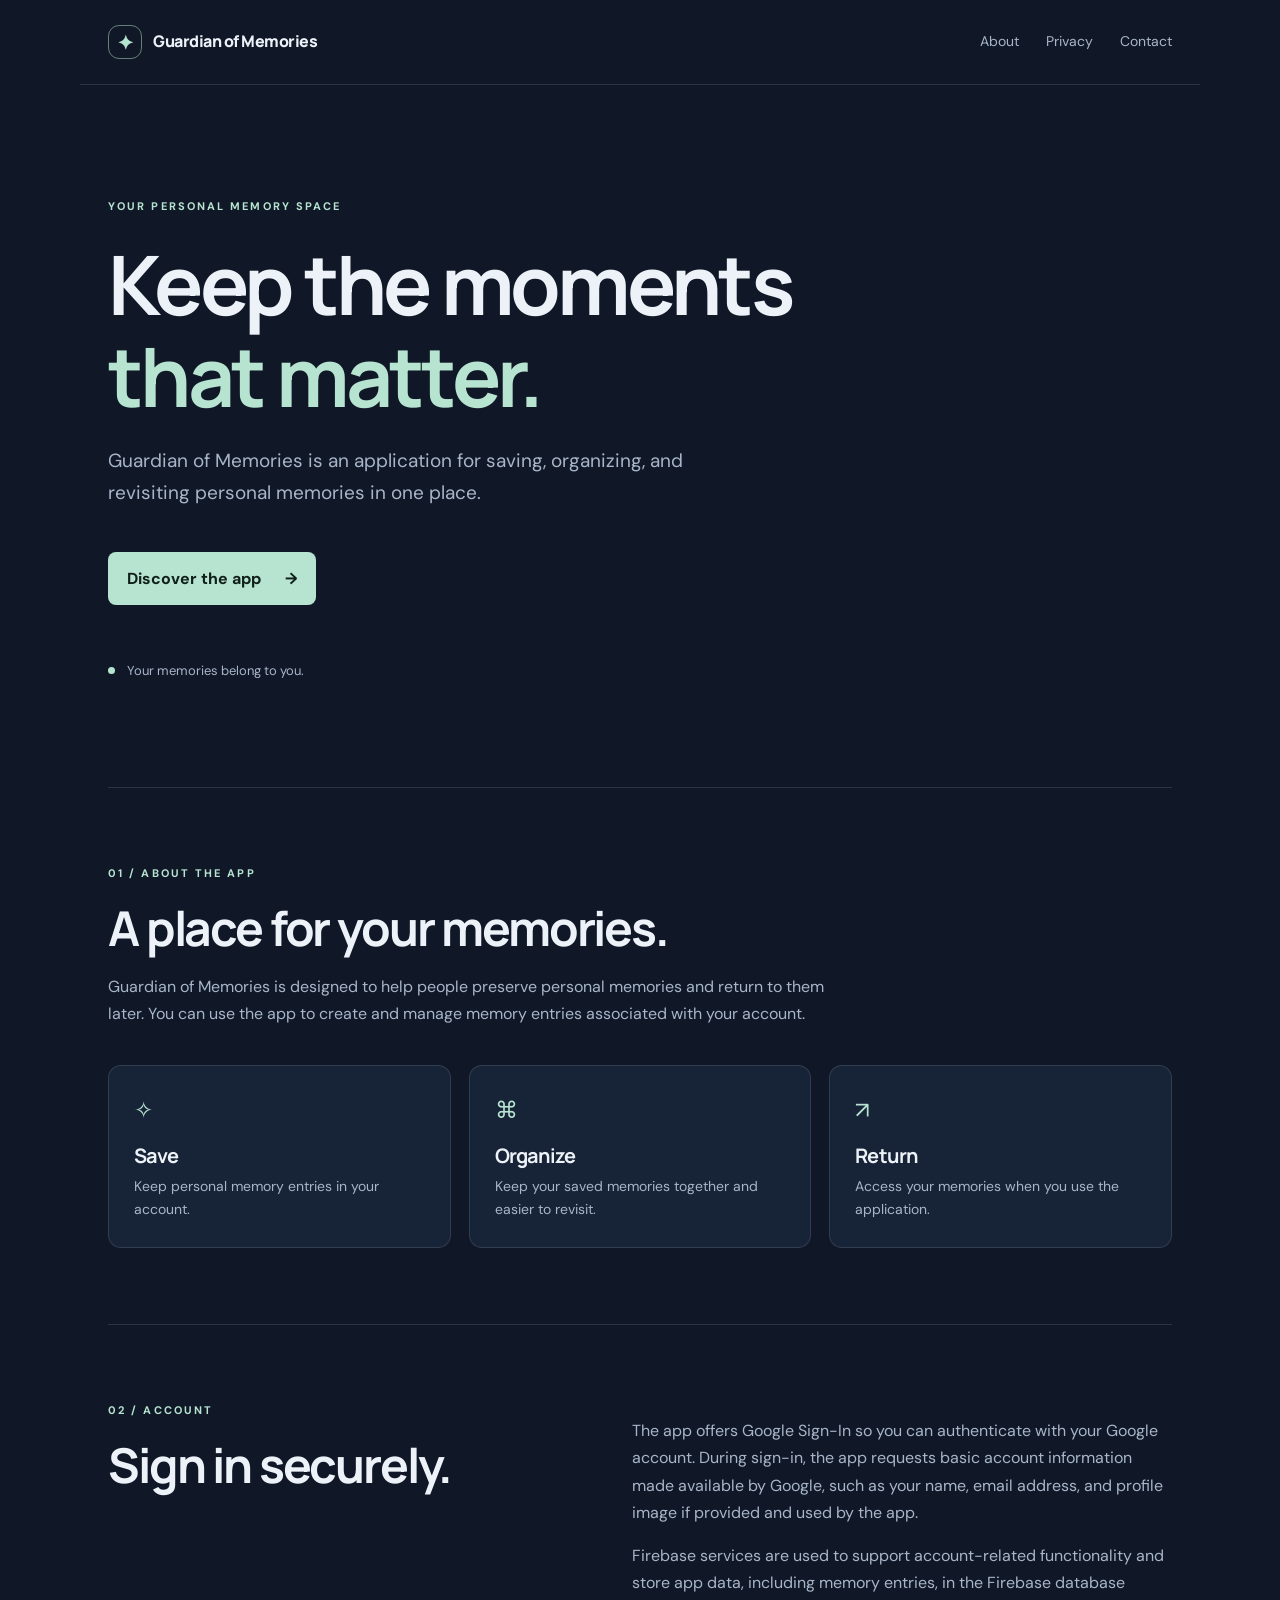
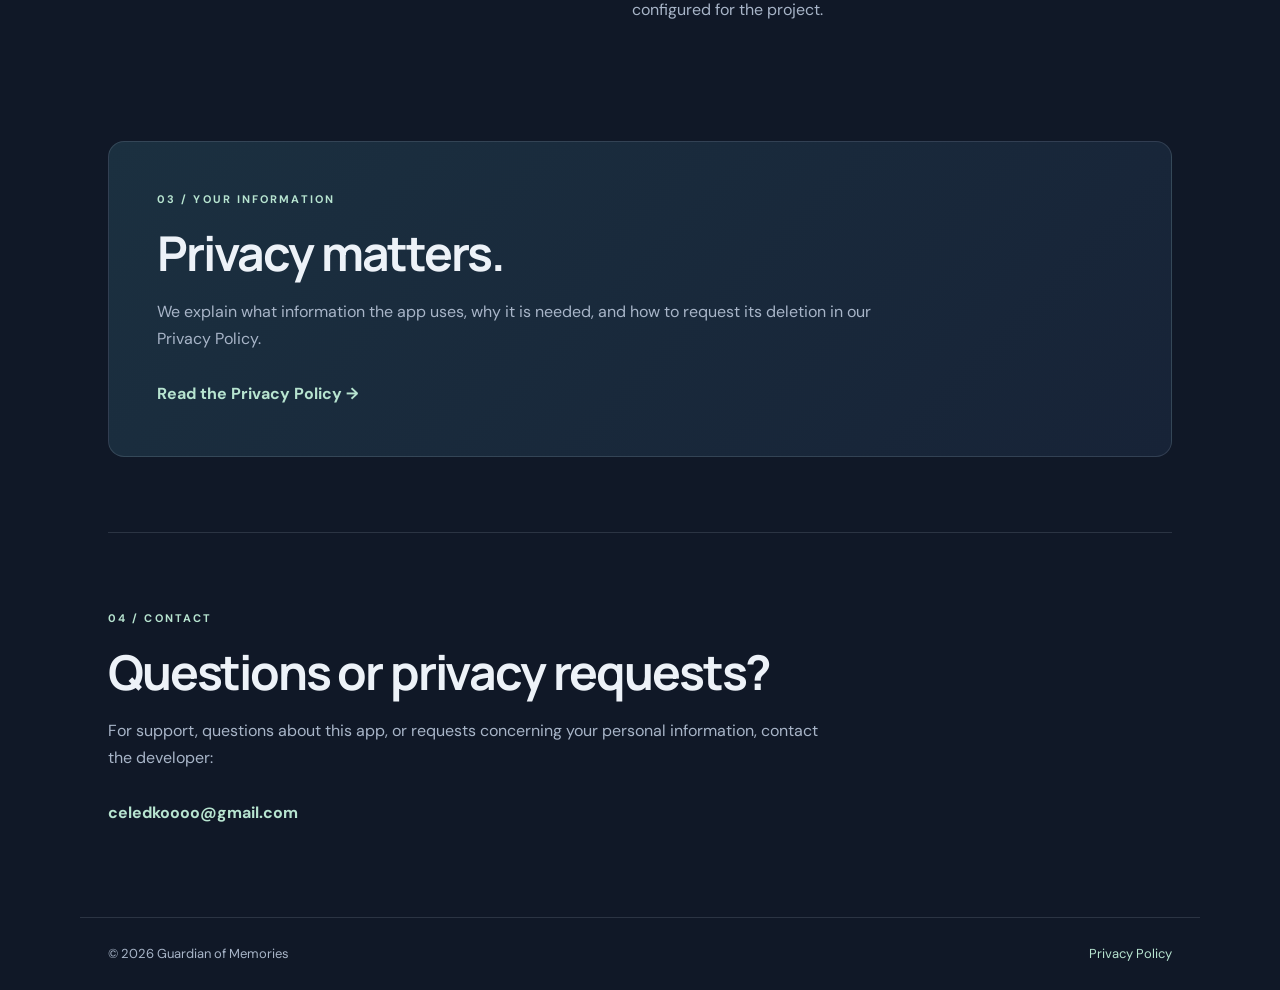
<file: index.html>
<!doctype html>
<html lang="en">
<head>
  <meta charset="utf-8">
  <meta name="google-site-verification" content="yqWBhpPGEx4C_jXiuS8BhmO-ds0JBX541vcAeVpe84E" />
  <meta name="viewport" content="width=device-width, initial-scale=1">
  <meta name="description" content="Guardian of Memories helps you keep, organize, and revisit the memories that matter to you.">
  <meta name="theme-color" content="#101827">
  <title>Guardian of Memories — Keep what matters</title>
  <link rel="stylesheet" href="./assets/style.css">
</head>
<body>
  <header class="site-header">
    <a class="brand" href="./" aria-label="Guardian of Memories home">
      <span class="brand-mark" aria-hidden="true">✦</span>
      <span>Guardian of Memories</span>
    </a>
    <nav aria-label="Main navigation">
      <a href="#about">About</a>
      <a href="#privacy">Privacy</a>
      <a href="mailto:celedkoooo@gmail.com">Contact</a>
    </nav>
  </header>

  <main>
    <section class="hero">
      <div class="eyebrow">YOUR PERSONAL MEMORY SPACE</div>
      <h1>Keep the moments<br><span>that matter.</span></h1>
      <p class="lead">Guardian of Memories is an application for saving, organizing, and revisiting personal memories in one place.</p>
      <a class="primary-link" href="#about">Discover the app <span aria-hidden="true">→</span></a>
      <div class="hero-note"><span class="dot"></span> Your memories belong to you.</div>
    </section>

    <section class="content-section" id="about">
      <div class="section-kicker">01 / ABOUT THE APP</div>
      <h2>A place for your memories.</h2>
      <p>Guardian of Memories is designed to help people preserve personal memories and return to them later. You can use the app to create and manage memory entries associated with your account.</p>
      <div class="feature-grid">
        <article class="feature">
          <div class="feature-icon">✧</div>
          <h3>Save</h3>
          <p>Keep personal memory entries in your account.</p>
        </article>
        <article class="feature">
          <div class="feature-icon">⌘</div>
          <h3>Organize</h3>
          <p>Keep your saved memories together and easier to revisit.</p>
        </article>
        <article class="feature">
          <div class="feature-icon">↗</div>
          <h3>Return</h3>
          <p>Access your memories when you use the application.</p>
        </article>
      </div>
    </section>

    <section class="content-section split" id="account">
      <div>
        <div class="section-kicker">02 / ACCOUNT</div>
        <h2>Sign in securely.</h2>
      </div>
      <div>
        <p>The app offers Google Sign-In so you can authenticate with your Google account. During sign-in, the app requests basic account information made available by Google, such as your name, email address, and profile image if provided and used by the app.</p>
        <p>Firebase services are used to support account-related functionality and store app data, including memory entries, in the Firebase database configured for the project.</p>
      </div>
    </section>

    <section class="privacy-panel" id="privacy">
      <div class="section-kicker">03 / YOUR INFORMATION</div>
      <h2>Privacy matters.</h2>
      <p>We explain what information the app uses, why it is needed, and how to request its deletion in our Privacy Policy.</p>
      <a class="text-link" href="./privacy/">Read the Privacy Policy <span aria-hidden="true">→</span></a>
    </section>

    <section class="content-section contact-section">
      <div class="section-kicker">04 / CONTACT</div>
      <h2>Questions or privacy requests?</h2>
      <p>For support, questions about this app, or requests concerning your personal information, contact the developer:</p>
      <a class="text-link" href="mailto:celedkoooo@gmail.com">celedkoooo@gmail.com</a>
    </section>
  </main>

  <footer>
    <span>© <span id="year">2026</span> Guardian of Memories</span>
    <a href="./privacy/">Privacy Policy</a>
  </footer>
</body>
</html>
</file>
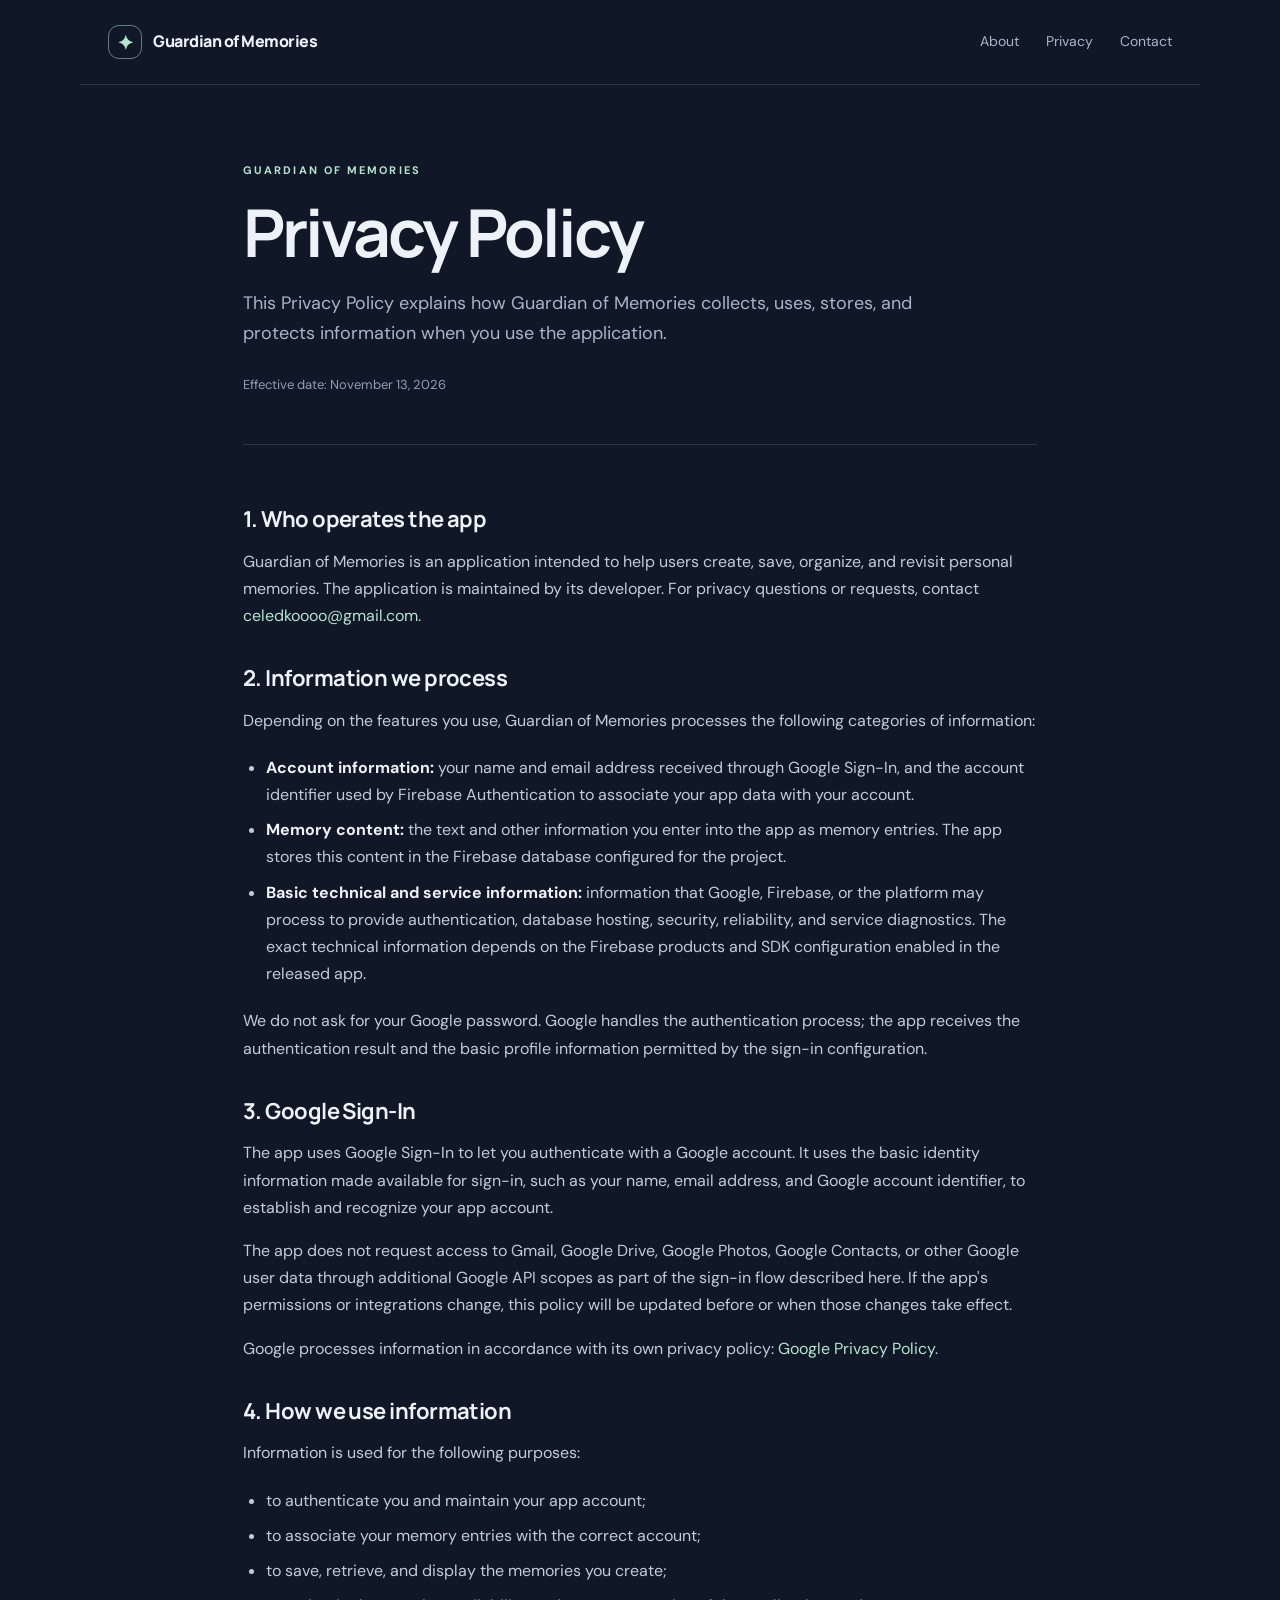
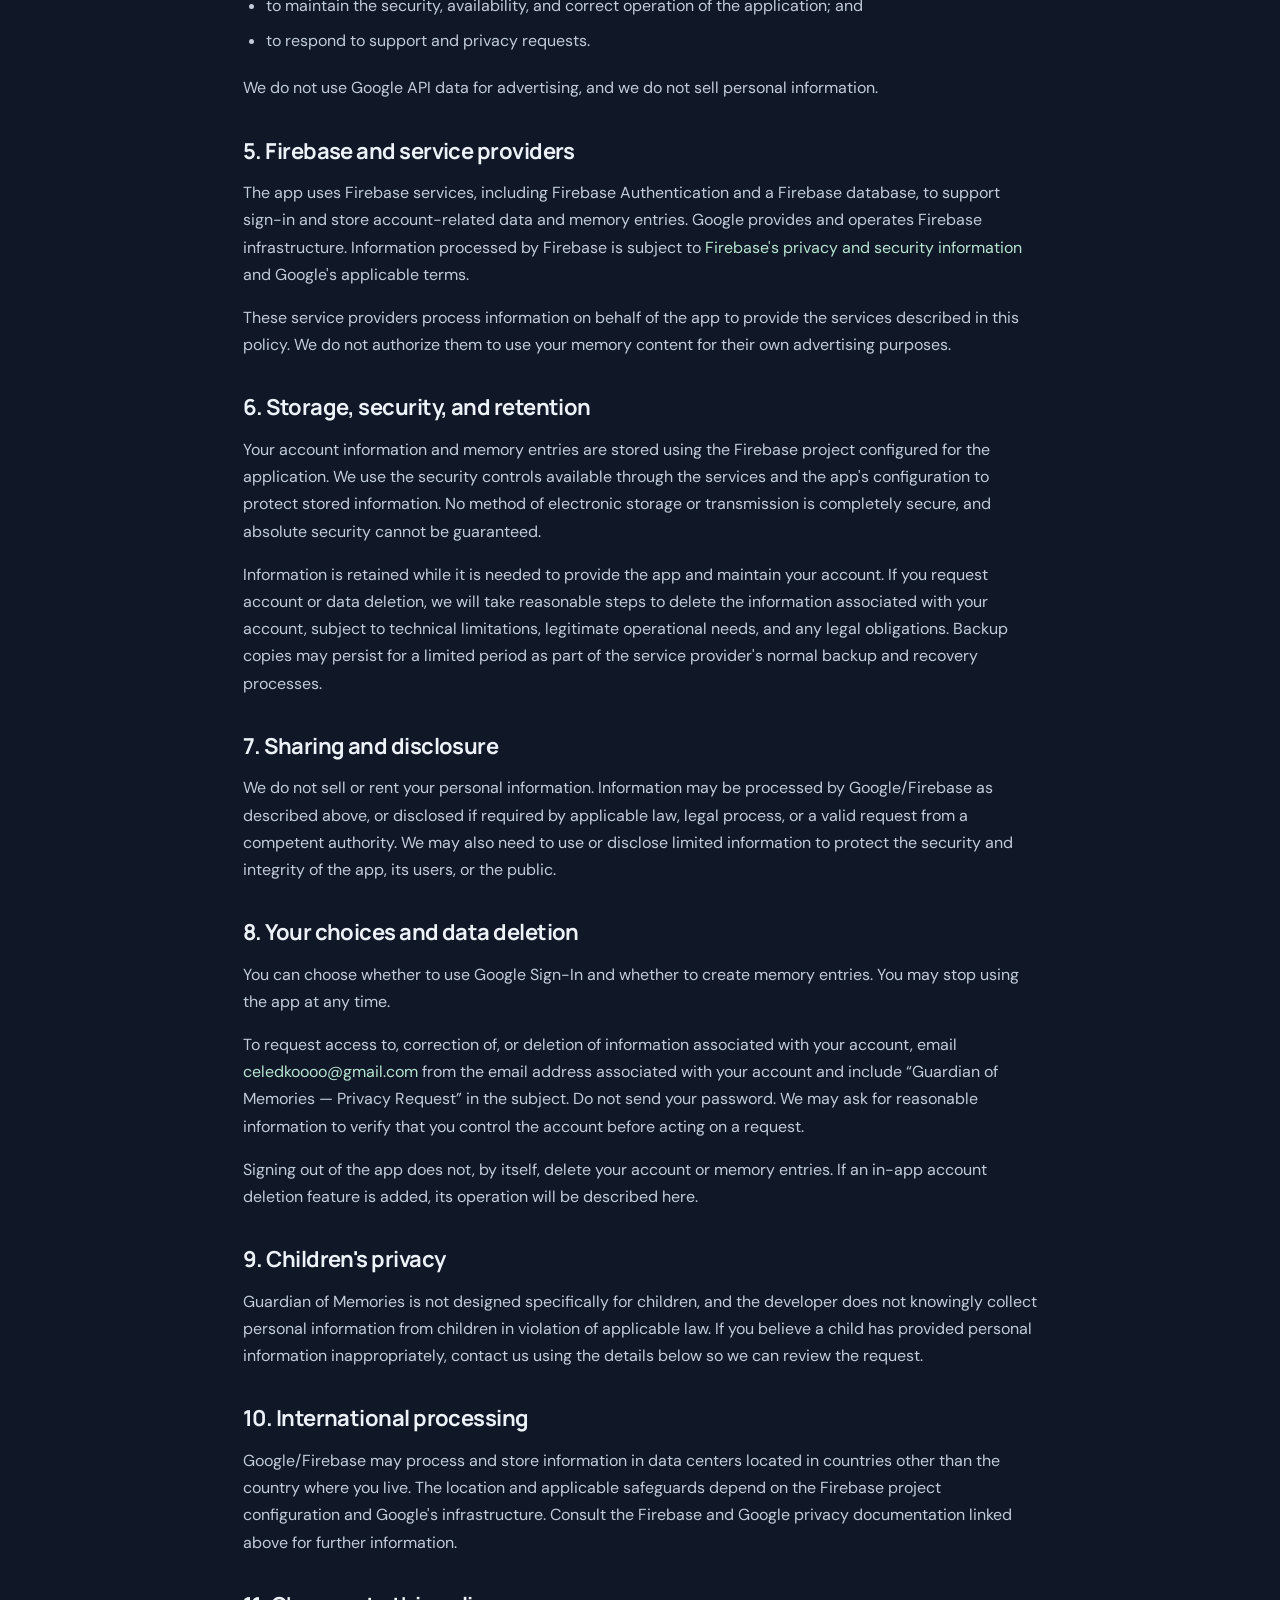
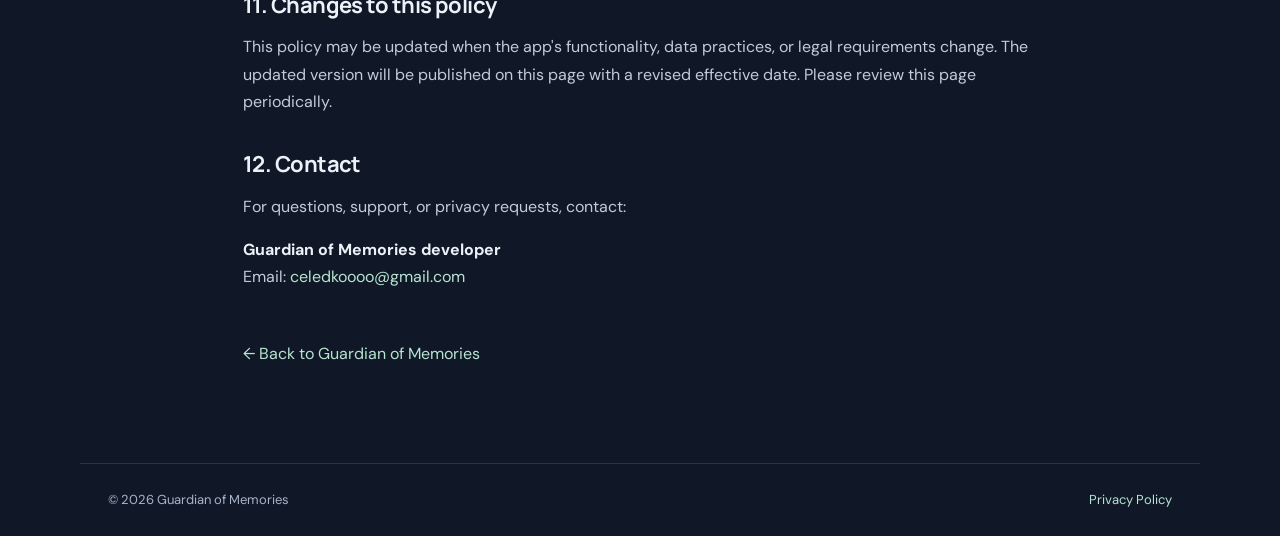
<file: privacy/index.html>
<!doctype html>
<html lang="en">
<head>
  <meta charset="utf-8">
  <meta name="viewport" content="width=device-width, initial-scale=1">
  <meta name="description" content="Privacy Policy for the Guardian of Memories application.">
  <meta name="theme-color" content="#101827">
  <title>Privacy Policy — Guardian of Memories</title>
  <link rel="stylesheet" href="../assets/style.css">
</head>
<body>
  <header class="site-header">
    <a class="brand" href="../" aria-label="Guardian of Memories home">
      <span class="brand-mark" aria-hidden="true">✦</span>
      <span>Guardian of Memories</span>
    </a>
    <nav aria-label="Main navigation">
      <a href="../#about">About</a>
      <a href="./" aria-current="page">Privacy</a>
      <a href="mailto:celedkoooo@gmail.com">Contact</a>
    </nav>
  </header>

  <main class="policy-main">
    <div class="section-kicker">GUARDIAN OF MEMORIES</div>
    <h1 class="policy-title">Privacy Policy</h1>
    <p class="policy-intro">This Privacy Policy explains how Guardian of Memories collects, uses, stores, and protects information when you use the application.</p>
    <p class="updated">Effective date: November 13, 2026</p>

    <article class="policy">
      <h2>1. Who operates the app</h2>
      <p>Guardian of Memories is an application intended to help users create, save, organize, and revisit personal memories. The application is maintained by its developer. For privacy questions or requests, contact <a href="mailto:celedkoooo@gmail.com">celedkoooo@gmail.com</a>.</p>

      <h2>2. Information we process</h2>
      <p>Depending on the features you use, Guardian of Memories processes the following categories of information:</p>
      <ul>
        <li><strong>Account information:</strong> your name and email address received through Google Sign-In, and the account identifier used by Firebase Authentication to associate your app data with your account.</li>
        <li><strong>Memory content:</strong> the text and other information you enter into the app as memory entries. The app stores this content in the Firebase database configured for the project.</li>
        <li><strong>Basic technical and service information:</strong> information that Google, Firebase, or the platform may process to provide authentication, database hosting, security, reliability, and service diagnostics. The exact technical information depends on the Firebase products and SDK configuration enabled in the released app.</li>
      </ul>
      <p>We do not ask for your Google password. Google handles the authentication process; the app receives the authentication result and the basic profile information permitted by the sign-in configuration.</p>

      <h2>3. Google Sign-In</h2>
      <p>The app uses Google Sign-In to let you authenticate with a Google account. It uses the basic identity information made available for sign-in, such as your name, email address, and Google account identifier, to establish and recognize your app account.</p>
      <p>The app does not request access to Gmail, Google Drive, Google Photos, Google Contacts, or other Google user data through additional Google API scopes as part of the sign-in flow described here. If the app's permissions or integrations change, this policy will be updated before or when those changes take effect.</p>
      <p>Google processes information in accordance with its own privacy policy: <a href="https://policies.google.com/privacy" target="_blank" rel="noopener noreferrer">Google Privacy Policy</a>.</p>

      <h2>4. How we use information</h2>
      <p>Information is used for the following purposes:</p>
      <ul>
        <li>to authenticate you and maintain your app account;</li>
        <li>to associate your memory entries with the correct account;</li>
        <li>to save, retrieve, and display the memories you create;</li>
        <li>to maintain the security, availability, and correct operation of the application; and</li>
        <li>to respond to support and privacy requests.</li>
      </ul>
      <p>We do not use Google API data for advertising, and we do not sell personal information.</p>

      <h2>5. Firebase and service providers</h2>
      <p>The app uses Firebase services, including Firebase Authentication and a Firebase database, to support sign-in and store account-related data and memory entries. Google provides and operates Firebase infrastructure. Information processed by Firebase is subject to <a href="https://firebase.google.com/support/privacy" target="_blank" rel="noopener noreferrer">Firebase's privacy and security information</a> and Google's applicable terms.</p>
      <p>These service providers process information on behalf of the app to provide the services described in this policy. We do not authorize them to use your memory content for their own advertising purposes.</p>

      <h2>6. Storage, security, and retention</h2>
      <p>Your account information and memory entries are stored using the Firebase project configured for the application. We use the security controls available through the services and the app's configuration to protect stored information. No method of electronic storage or transmission is completely secure, and absolute security cannot be guaranteed.</p>
      <p>Information is retained while it is needed to provide the app and maintain your account. If you request account or data deletion, we will take reasonable steps to delete the information associated with your account, subject to technical limitations, legitimate operational needs, and any legal obligations. Backup copies may persist for a limited period as part of the service provider's normal backup and recovery processes.</p>

      <h2>7. Sharing and disclosure</h2>
      <p>We do not sell or rent your personal information. Information may be processed by Google/Firebase as described above, or disclosed if required by applicable law, legal process, or a valid request from a competent authority. We may also need to use or disclose limited information to protect the security and integrity of the app, its users, or the public.</p>

      <h2>8. Your choices and data deletion</h2>
      <p>You can choose whether to use Google Sign-In and whether to create memory entries. You may stop using the app at any time.</p>
      <p>To request access to, correction of, or deletion of information associated with your account, email <a href="mailto:celedkoooo@gmail.com">celedkoooo@gmail.com</a> from the email address associated with your account and include “Guardian of Memories — Privacy Request” in the subject. Do not send your password. We may ask for reasonable information to verify that you control the account before acting on a request.</p>
      <p>Signing out of the app does not, by itself, delete your account or memory entries. If an in-app account deletion feature is added, its operation will be described here.</p>

      <h2>9. Children's privacy</h2>
      <p>Guardian of Memories is not designed specifically for children, and the developer does not knowingly collect personal information from children in violation of applicable law. If you believe a child has provided personal information inappropriately, contact us using the details below so we can review the request.</p>

      <h2>10. International processing</h2>
      <p>Google/Firebase may process and store information in data centers located in countries other than the country where you live. The location and applicable safeguards depend on the Firebase project configuration and Google's infrastructure. Consult the Firebase and Google privacy documentation linked above for further information.</p>

      <h2>11. Changes to this policy</h2>
      <p>This policy may be updated when the app's functionality, data practices, or legal requirements change. The updated version will be published on this page with a revised effective date. Please review this page periodically.</p>

      <h2>12. Contact</h2>
      <p>For questions, support, or privacy requests, contact:</p>
      <p><strong>Guardian of Memories developer</strong><br>
      Email: <a href="mailto:celedkoooo@gmail.com">celedkoooo@gmail.com</a></p>
    </article>
    <p class="back-link"><a href="../">← Back to Guardian of Memories</a></p>
  </main>

  <footer>
    <span>© 2026 Guardian of Memories</span>
    <a href="./">Privacy Policy</a>
  </footer>
</body>
</html>
</file>
<file: assets/style.css>
@import url('https://fonts.googleapis.com/css2?family=DM+Sans:wght@400;500;600;700&family=Manrope:wght@400;500;600;700;800&display=swap');
:root{--bg:#101827;--panel:#172337;--text:#edf2f8;--muted:#a8b5c8;--accent:#b7e4d0;--line:rgba(225,238,250,.13)}
*{box-sizing:border-box}
html{scroll-behavior:smooth}
body{margin:0;background:var(--bg);color:var(--text);font-family:"DM Sans",Arial,sans-serif;line-height:1.7}
a{color:var(--accent);text-decoration:none}
a:hover{text-decoration:underline}
.site-header{max-width:1120px;margin:auto;padding:25px 28px;display:flex;align-items:center;justify-content:space-between;border-bottom:1px solid var(--line)}
.brand{display:flex;gap:11px;align-items:center;color:var(--text);font-family:Manrope,sans-serif;font-weight:800;letter-spacing:-.03em}
.brand-mark{display:grid;place-items:center;width:34px;height:34px;border:1px solid rgba(183,228,208,.5);border-radius:11px;color:var(--accent);font-size:20px}
nav{display:flex;gap:27px;font-size:14px}
nav a{color:var(--muted)}
main{max-width:1120px;margin:auto;padding:0 28px}
.hero{padding:112px 0 105px;max-width:790px}
.eyebrow,.section-kicker{color:var(--accent);font-size:11px;font-weight:700;letter-spacing:.19em}
h1,h2,h3{font-family:Manrope,Arial,sans-serif;line-height:1.12;letter-spacing:-.045em}
.hero h1{font-size:clamp(48px,8vw,82px);margin:23px 0}
.hero h1 span{color:var(--accent)}
.lead{max-width:610px;color:var(--muted);font-size:19px;line-height:1.65}
.primary-link{display:inline-flex;gap:24px;align-items:center;margin-top:25px;padding:13px 19px;background:var(--accent);color:#102019;border-radius:8px;font-weight:700}
.hero-note{margin-top:55px;color:var(--muted);font-size:13px}
.dot{display:inline-block;width:7px;height:7px;border-radius:50%;background:var(--accent);margin:0 9px 1px 0}
.content-section{padding:76px 0;border-top:1px solid var(--line)}
.content-section h2,.privacy-panel h2{font-size:clamp(32px,5vw,48px);margin:18px 0}
.content-section>p,.split p,.privacy-panel>p{max-width:720px;color:var(--muted)}
.feature-grid{display:grid;grid-template-columns:repeat(3,1fr);gap:18px;margin-top:38px}
.feature{padding:25px;background:var(--panel);border:1px solid var(--line);border-radius:13px}
.feature-icon{color:var(--accent);font-size:23px}
.feature h3{font-size:20px;margin:15px 0 7px}
.feature p{color:var(--muted);font-size:14px;margin:0}
.split{display:grid;grid-template-columns:1fr 1.15fr;gap:55px}
.privacy-panel{margin:25px 0 75px;padding:48px;background:linear-gradient(135deg,#1b3040,#172337);border:1px solid var(--line);border-radius:16px}
.text-link{display:inline-block;margin-top:12px;font-weight:700}
.contact-section{padding-bottom:90px}
footer{max-width:1120px;margin:auto;padding:25px 28px;border-top:1px solid var(--line);display:flex;justify-content:space-between;color:var(--muted);font-size:13px}
.policy-main{max-width:850px;padding-top:76px;padding-bottom:80px}
.policy-title{font-size:clamp(43px,7vw,66px);margin:16px 0}
.policy-intro{font-size:18px;color:var(--muted);max-width:740px}
.updated{font-size:13px;color:#8e9eb4;margin:25px 0 48px}
.policy{border-top:1px solid var(--line);padding-top:25px}
.policy h2{font-size:22px;letter-spacing:-.025em;margin:37px 0 12px}
.policy p,.policy li{color:#c1ccda}
.policy ul{padding-left:23px}
.policy li{padding:4px 0}
.policy strong{color:var(--text)}
.back-link{margin-top:50px}
@media(max-width:700px){.site-header{align-items:flex-start;gap:20px;flex-direction:column}nav{gap:18px;flex-wrap:wrap}.hero{padding:78px 0}.feature-grid,.split{grid-template-columns:1fr}.split{gap:12px}.privacy-panel{padding:28px 23px}.content-section{padding:55px 0}footer{gap:12px;flex-wrap:wrap}}
</file>
